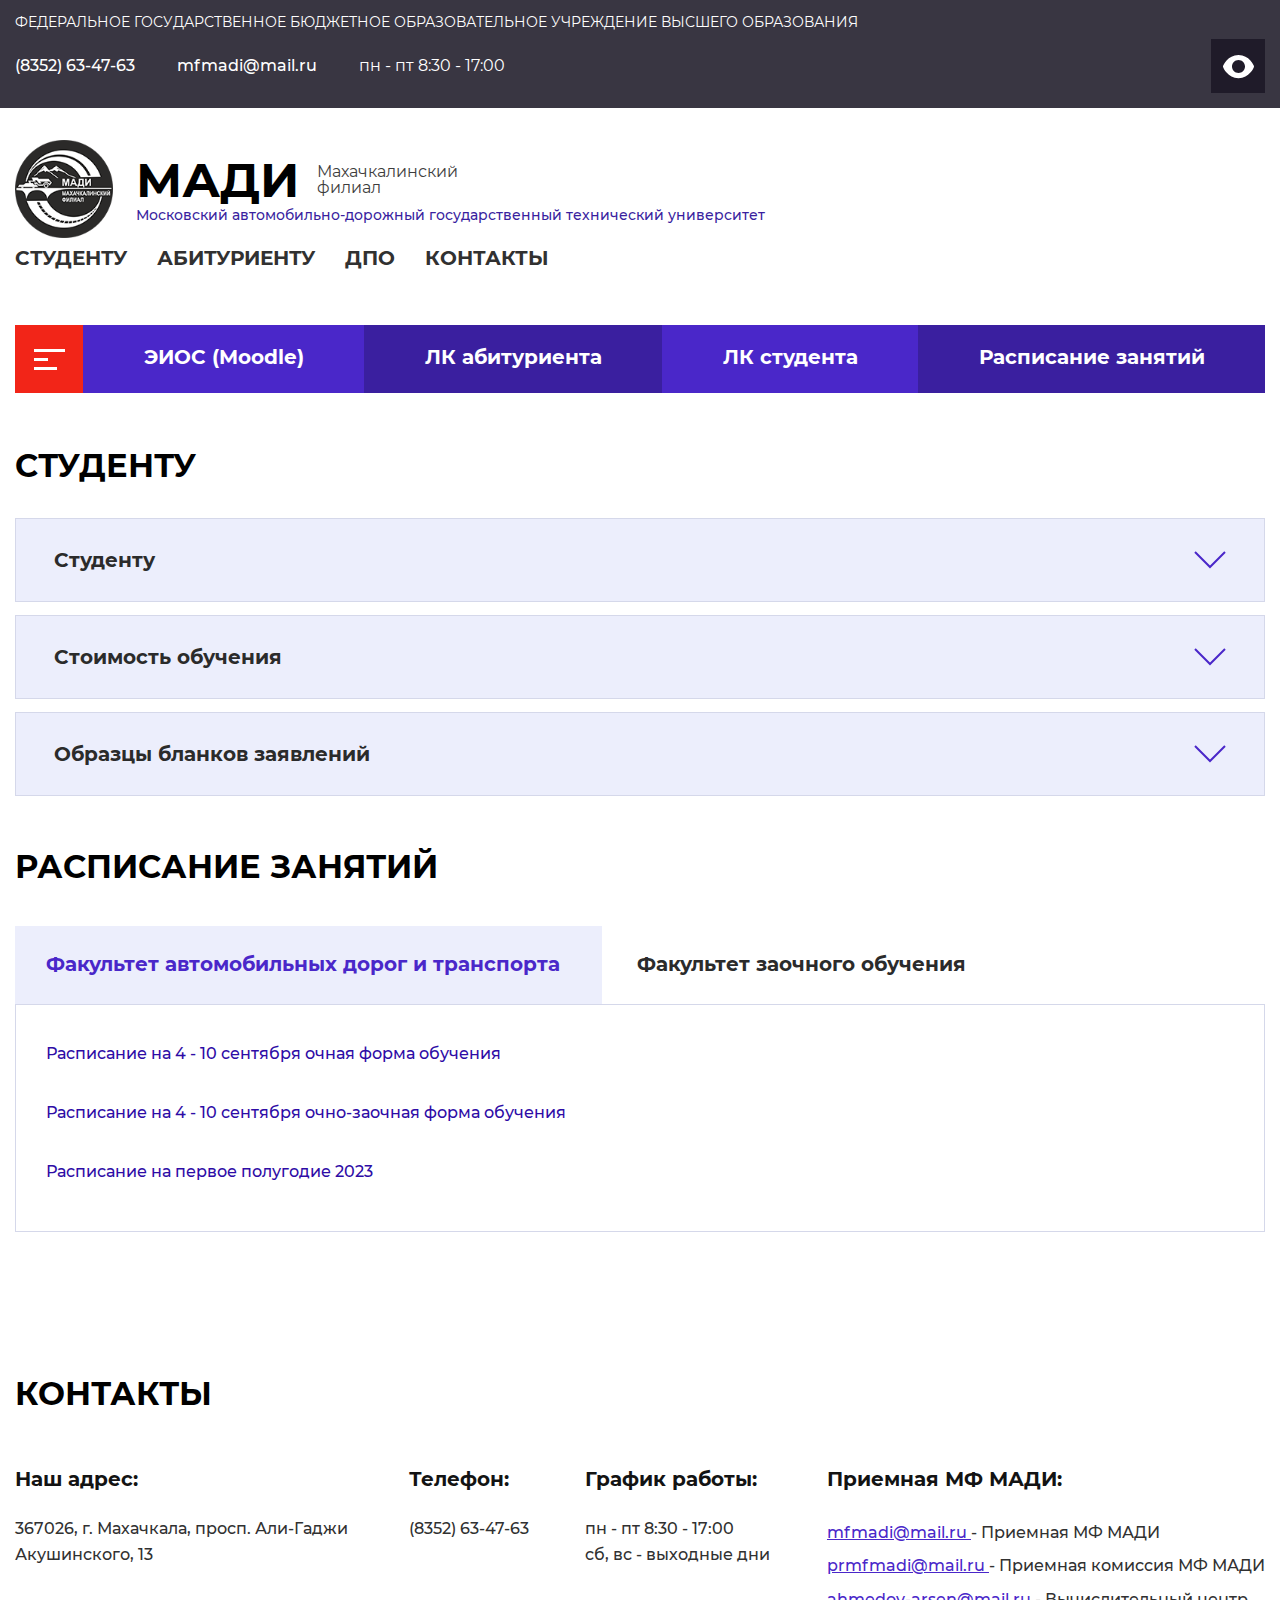
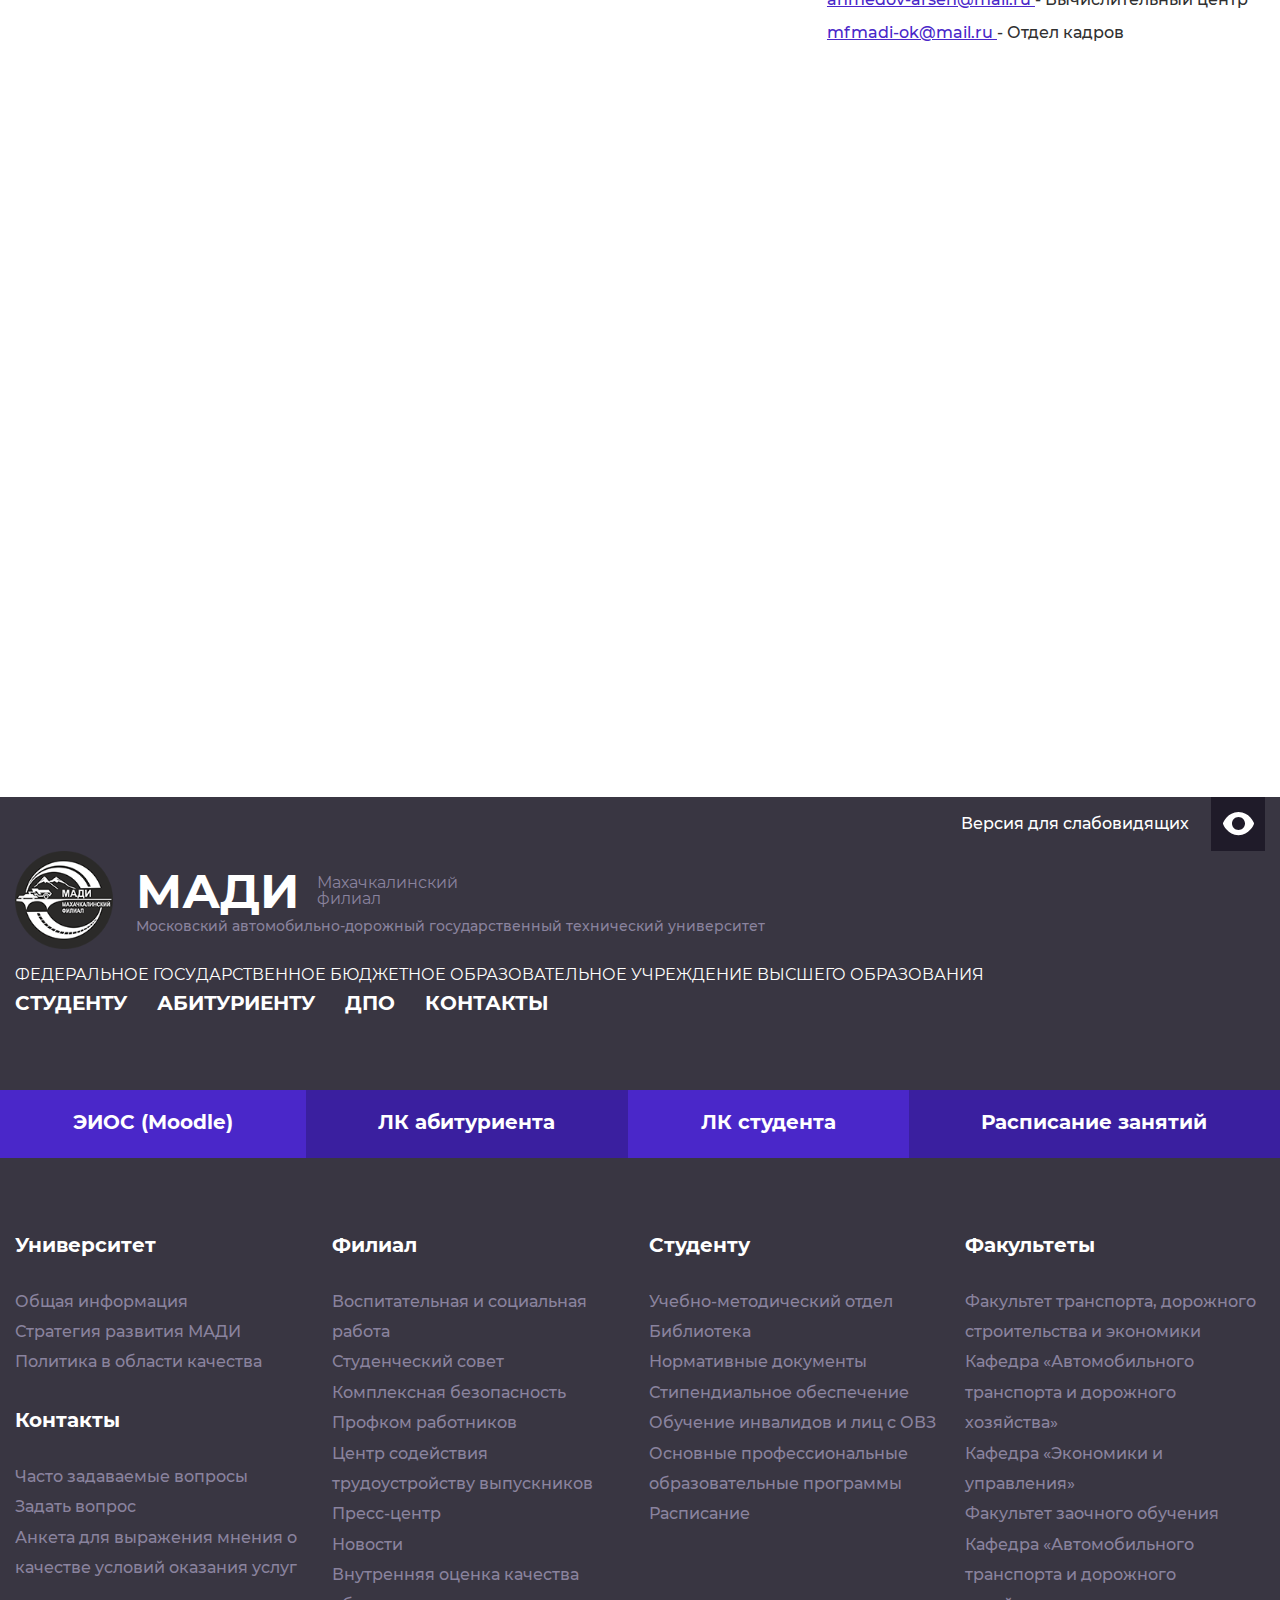
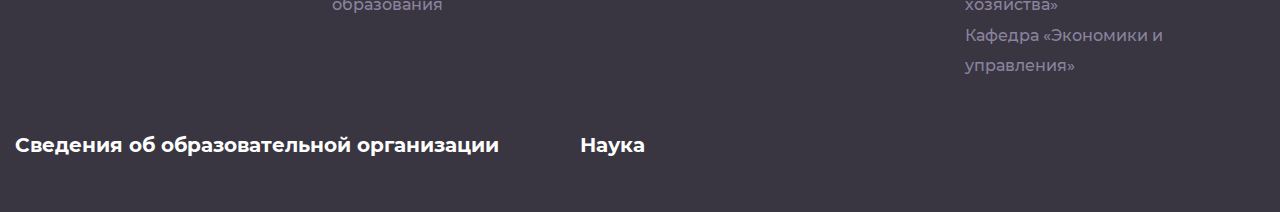
<file: student.html>
<!DOCTYPE html>
<html lang="ru">

<head>
    <meta charset="UTF-8">
    <meta name="viewport" content="width=device-width, initial-scale=1.0">
    <link rel="stylesheet" href="css/student.css">
    <title>Студенту - Автодор</title>
</head>

<body>
    <div class="page">
        <header class="header">
            <div class="header__top header-top">
                <div class="header-top__container container">
                    <span class="header-top__name">
                        ФЕДЕРАЛЬНОЕ ГОСУДАРСТВЕННОЕ БЮДЖЕТНОЕ ОБРАЗОВАТЕЛЬНОЕ УЧРЕЖДЕНИЕ ВЫСШЕГО ОБРАЗОВАНИЯ
                    </span>
                    <div class="header-top__wrapper">
                        <a class="header-top__link" href="tel:+8352634763">
                            (8352) 63-47-63
                        </a>
                        <a class="header-top__link" href="mailto:mfmadi@mail.ru">
                            mfmadi@mail.ru
                        </a>
                        <time class="header-top__worktime">пн - пт 8:30 - 17:00</time>

                    </div>
                    <div class="header-top__vision">
                        <a href="#" class="header-top__vision-btn"></a>
                    </div>
                </div>
            </div>
            <div class="header__main header-main">
                <div class="header-main__container container">
                    <div class="header-main__logo-wrapper">
                        <div class="header-main__logo logo">
                            <a href="/" class="logo__img">
                                <img src="images/logo.svg" alt="Логотип МАДИ">
                            </a>
                            <div class="logo__text logo-text">
                                <div class="logo-text__wrapper">
                                    <span class="logo-text__wrapper-item logo-text__wrapper-item_main">МАДИ</span>
                                    <span class="logo-text__wrapper-item">Махачкалинский филиал</span>
                                </div>
                                <span class="logo-text__item" data-da=".header-main__logo-wrapper, 575, last">Московский
                                    автомобильно-дорожный государственный технический
                                    университет</span>
                            </div>
                        </div>
                    </div>
                    <ul class="header-main__list">
                        <li class="header-main__item">
                            <a href="#" class="header-main__link">
                                Студенту
                            </a>
                        </li>
                        <li class="header-main__item">
                            <a href="#" class="header-main__link">
                                Абитуриенту
                            </a>
                        </li>
                        <li class="header-main__item">
                            <a href="#" class="header-main__link">
                                ДПО
                            </a>
                        </li>
                        <li class="header-main__item">
                            <a href="#" class="header-main__link">
                                Контакты
                            </a>
                        </li>
                    </ul>
                </div>
            </div>
            <div class="header__bottom header-bottom">
                <div class="header-bottom__container container">
                    <button type="button" class="header-bottom__menu-btn"
                        data-da=".header-top__container, 768, first"></button>
                    <div class="header-bottom__menu header-menu">
                        <div class="header-menu__body">
                            <div class="header-menu__top">
                                <span class="header-menu__top-item header-menu__top-item_main">МАДИ</span>
                                <span class="header-menu__top-item">Махачкалинский филиал</span>
                            </div>
                            <ul class="header-menu__list">
                                <li class="header-menu__item has-submenu">
                                    <button class="header-menu__submenu-btn submenu-btn">
                                        <span class="submenu-btn__text">главная</span>
                                        <div class="submenu-btn__icon">
                                            <svg width="18" height="11" viewBox="0 0 18 11" fill="none"
                                                xmlns="http://www.w3.org/2000/svg">
                                                <path d="M1 1L9 9L17 1" stroke="#4a27c9" stroke-width="2" />
                                            </svg>
                                        </div>
                                    </button>
                                    <div class="submenu">
                                        <ul class="submenu__list">
                                            <li class="submenu__item">
                                                <a href="#" class="submenu__link">пункт 1</a>
                                            </li>
                                            <li class="submenu__item">
                                                <a href="#" class="submenu__link">пункт 2</a>
                                            </li>
                                            <li class="submenu__item">
                                                <a href="#" class="submenu__link">пункт 3</a>
                                            </li>
                                            <li class="submenu__item">
                                                <a href="#" class="submenu__link">пункт 4</a>
                                            </li>
                                        </ul>
                                    </div>
                                </li>
                                <li class="header-menu__item">
                                    <a href="#" class="header-menu__link">Сведения об образовательной организации</a>
                                </li>
                                <li class="header-menu__item">
                                    <a href="#" class="header-menu__link">Студенческий совет</a>
                                </li>
                                <li class="header-menu__item">
                                    <a href="#" class="header-menu__link">Комплексная безопасность</a>
                                </li>
                                <li class="header-menu__item">
                                    <a href="#" class="header-menu__link">Центр содействия трудоустройству
                                        выпускников</a>
                                </li>
                                <li class="header-menu__item">
                                    <a href="#" class="header-menu__link">Новости</a>
                                </li>
                                <li class="header-menu__item">
                                    <a href="#" class="header-menu__link">Внутренняя оценка качества образования</a>
                                </li>
                                <li class="header-menu__item">
                                    <a href="#" class="header-menu__link">Воспитательная и социальная работа</a>
                                </li>
                                <li class="header-menu__item has-submenu">
                                    <button class="header-menu__submenu-btn submenu-btn">
                                        <span class="submenu-btn__text">студенту</span>
                                        <div class="submenu-btn__icon">
                                            <svg width="18" height="11" viewBox="0 0 18 11" fill="none"
                                                xmlns="http://www.w3.org/2000/svg">
                                                <path d="M1 1L9 9L17 1" stroke="#4a27c9" stroke-width="2" />
                                            </svg>
                                        </div>
                                    </button>
                                    <div class="submenu">
                                        <ul class="submenu__list">
                                            <li class="submenu__item">
                                                <a href="#" class="submenu__link">пункт 1</a>
                                            </li>
                                            <li class="submenu__item">
                                                <a href="#" class="submenu__link">пункт 2</a>
                                            </li>
                                            <li class="submenu__item">
                                                <a href="#" class="submenu__link">пункт 3</a>
                                            </li>
                                            <li class="submenu__item">
                                                <a href="#" class="submenu__link">пункт 4</a>
                                            </li>
                                        </ul>
                                    </div>
                                </li>
                                <li class="header-menu__item">
                                    <a href="#" class="header-menu__link">факультеты</a>
                                </li>
                                <li class="header-menu__item">
                                    <a href="#" class="header-menu__link">абитуриенту</a>
                                </li>
                                <li class="header-menu__item has-submenu">
                                    <button class="header-menu__submenu-btn submenu-btn">
                                        <span class="submenu-btn__text">Контакты</span>
                                        <div class="submenu-btn__icon">
                                            <svg width="18" height="11" viewBox="0 0 18 11" fill="none"
                                                xmlns="http://www.w3.org/2000/svg">
                                                <path d="M1 1L9 9L17 1" stroke="#4a27c9" stroke-width="2" />
                                            </svg>
                                        </div>
                                    </button>
                                    <div class="submenu">
                                        <ul class="submenu__list">
                                            <li class="submenu__item">
                                                <a href="#" class="submenu__link">пункт 1</a>
                                            </li>
                                            <li class="submenu__item">
                                                <a href="#" class="submenu__link">пункт 2</a>
                                            </li>
                                            <li class="submenu__item">
                                                <a href="#" class="submenu__link">пункт 3</a>
                                            </li>
                                            <li class="submenu__item">
                                                <a href="#" class="submenu__link">пункт 4</a>
                                            </li>
                                        </ul>
                                    </div>

                                </li>
                            </ul>
                        </div>
                    </div>
                    <ul class="header-bottom__list" data-da="main, 425, first">
                        <li class="header-bottom__item">
                            <a href="#" class="header-bottom__link">
                                ЭИОС (Moodle)
                            </a>
                        </li>
                        <li class="header-bottom__item header-bottom__item_dark">
                            <a href="#" class="header-bottom__link">
                                ЛК абитуриента
                            </a>
                        </li>
                        <li class="header-bottom__item">
                            <a href="#" class="header-bottom__link">
                                ЛК студента
                            </a>
                        </li>
                        <li class="header-bottom__item header-bottom__item_dark">
                            <a href="#" class="header-bottom__link">
                                Расписание занятий
                            </a>
                        </li>
                    </ul>
                </div>
            </div>
        </header>
        <main>
            <section class="student">
                <div class="student__container container">
                    <h2 class="student__title title">СТУДЕНТУ</h2>
                    <div class="student__accordeon accordeon">
                        <ul class="accordeon__list">
                            <li class="accordeon__item">
                                <div class="accordeon__control" aria-expanded="false">
                                    <p class="accordeon__title">Студенту</p>
                                    <div class="accordeon__icon"></div>
                                </div>
                                <div class="accordeon__content" aria-hidden="true">
                                    <ul class="student__list">
                                        <li class="student__item">
                                            <a href="#" class="student__link">
                                                Правила внутреннего распорядка обучающихся в Волжском филиале МАДИ
                                            </a>
                                        </li>
                                        <li class="student__item">
                                            <a href="#" class="student__link">
                                                Перечень документов, необходимых для получения социального налогового вычета за свое обучение
                                            </a>
                                        </li>
                                        <li class="student__item">      
                                            <a href="#" class="student__link">
                                                Порядок оформления возникновения, приостановления и прекращения отношений между образовательной организацией 
                                                и обучающимися и (или) родителями (законными представителями) несовершеннолетних обучающихся
                                            </a>
                                        </li>
                                        <li class="student__item">
                                            <a href="#" class="student__link">
                                                Положение о порядке перевода, отчисления, восстановления и предоставления академических отпусков студентам Волжского филиала МАДИ
                                            </a>
                                        </li>
                                        <li class="student__item">
                                            <a href="#" class="student__link">
                                                Положение о порядке и случаях перехода лиц, обучающихся по образовательным программам среднего профессионального и высшего образования с платного обучения на бесплатное
                                            </a>
                                        </li>
                                        <li class="student__item">
                                            <a href="#" class="student__link">
                                                Режим занятий обучающихся
                                            </a>
                                        </li>
                                        <li class="student__item">
                                            <a href="#" class="student__link">
                                                Расписание звонков
                                            </a>
                                        </li>
                                    </ul>
                                </div>
                            </li>
                            <li class="accordeon__item">
                                <div class="accordeon__control" aria-expanded="false">
                                    <p class="accordeon__title">Стоимость обучения</p>
                                    <div class="accordeon__icon"></div>
                                </div>
                                <div class="accordeon__content" aria-hidden="true">
                                    <ul class="student__list">
                                        <li class="student__item">
                                            <a href="#" class="student__link">
                                                Правила внутреннего распорядка обучающихся в Волжском филиале МАДИ
                                            </a>
                                        </li>
                                        <li class="student__item">
                                            <a href="#" class="student__link">
                                                Перечень документов, необходимых для получения социального налогового вычета за свое обучение
                                            </a>
                                        </li>
                                        <li class="student__item">      
                                            <a href="#" class="student__link">
                                                Порядок оформления возникновения, приостановления и прекращения отношений между образовательной организацией 
                                                и обучающимися и (или) родителями (законными представителями) несовершеннолетних обучающихся
                                            </a>
                                        </li>
                                        <li class="student__item">
                                            <a href="#" class="student__link">
                                                Положение о порядке перевода, отчисления, восстановления и предоставления академических отпусков студентам Волжского филиала МАДИ
                                            </a>
                                        </li>
                                        <li class="student__item">
                                            <a href="#" class="student__link">
                                                Положение о порядке и случаях перехода лиц, обучающихся по образовательным программам среднего профессионального и высшего образования с платного обучения на бесплатное
                                            </a>
                                        </li>
                                        <li class="student__item">
                                            <a href="#" class="student__link">
                                                Режим занятий обучающихся
                                            </a>
                                        </li>
                                        <li class="student__item">
                                            <a href="#" class="student__link">
                                                Расписание звонков
                                            </a>
                                        </li>
                                    </ul>
                                </div>
                            </li>
                            <li class="accordeon__item">
                                <div class="accordeon__control" aria-expanded="false">
                                    <p class="accordeon__title">Образцы бланков заявлений</p>
                                    <div class="accordeon__icon"></div>
                                </div>
                                <div class="accordeon__content" aria-hidden="true">
                                    <ul class="student__list">
                                        <li class="student__item">
                                            <a href="#" class="student__link">
                                                Правила внутреннего распорядка обучающихся в Волжском филиале МАДИ
                                            </a>
                                        </li>
                                        <li class="student__item">
                                            <a href="#" class="student__link">
                                                Перечень документов, необходимых для получения социального налогового вычета за свое обучение
                                            </a>
                                        </li>
                                        <li class="student__item">      
                                            <a href="#" class="student__link">
                                                Порядок оформления возникновения, приостановления и прекращения отношений между образовательной организацией 
                                                и обучающимися и (или) родителями (законными представителями) несовершеннолетних обучающихся
                                            </a>
                                        </li>
                                        <li class="student__item">
                                            <a href="#" class="student__link">
                                                Положение о порядке перевода, отчисления, восстановления и предоставления академических отпусков студентам Волжского филиала МАДИ
                                            </a>
                                        </li>
                                        <li class="student__item">
                                            <a href="#" class="student__link">
                                                Положение о порядке и случаях перехода лиц, обучающихся по образовательным программам среднего профессионального и высшего образования с платного обучения на бесплатное
                                            </a>
                                        </li>
                                        <li class="student__item">
                                            <a href="#" class="student__link">
                                                Режим занятий обучающихся
                                            </a>
                                        </li>
                                        <li class="student__item">
                                            <a href="#" class="student__link">
                                                Расписание звонков
                                            </a>
                                        </li>
                                    </ul>
                                </div>
                            </li>
                        </ul>
                    </div>
                </div>
            </section>
            <section class="schedule">
                <div class="schedule__container container">
                    <h2 class="schedule__title title">РАСПИСАНИЕ ЗАНЯТИЙ</h2>
                    <div class="tabs-wrapper schedule__tabs-wrapper">
                       <div class="tabs schedule__tabs">
                           <a href="#schedule-tab-1" class="tab _active schedule__tab">Факультет автомобильных дорог и транспорта</a>
                           <a href="#schedule-tab-2" class="tab schedule__tab">Факультет заочного обучения</a>
                       </div>
                    </div>
                    <div class="tabs-container schedule__tabs-container">
                        <div id="schedule-tab-1" class="tabs-content _active schedule__tabs-content">
                            <ul class="schedule__list">
                                <li class="schedule__item">
                                    <a href="#" class="schedule__link">Расписание на 4 - 10 сентября очная форма обучения</a>
                                </li>
                                <li class="schedule__item">
                                    <a href="#" class="schedule__link">Расписание на 4 - 10 сентября очно-заочная форма обучения</a>
                                </li>
                                <li class="schedule__item">
                                    <a href="#" class="schedule__link">Расписание на первое полугодие 2023</a>
                                </li>
                            </ul>
                        </div>
                        <div id="schedule-tab-2" class="tabs-content schedule__tabs-content">
                            <ul class="schedule__list">
                                <li class="schedule__item">
                                    <a href="#" class="schedule__link">Расписание на 4 - 10 сентября очная форма обучения</a>
                                </li>
                                <li class="schedule__item">
                                    <a href="#" class="schedule__link">Расписание на 4 - 10 сентября очно-заочная форма обучения</a>
                                </li>
                                <li class="schedule__item">
                                    <a href="#" class="schedule__link">Расписание на первое полугодие 2023</a>
                                </li>
                            </ul>
                        </div>
                    </div>
                    <div class="schedule__accordeon accordeon">
                        <ul class="accordeon__list">
                            <li class="accordeon__item">
                                <div class="accordeon__control" aria-expanded="false">
                                    <p class="accordeon__title">Факультет мобильных дорог и транспорта</p>
                                    <div class="accordeon__icon"></div>
                                </div>
                                <div class="accordeon__content" aria-hidden="true">
                                    <ul class="schedule__list">
                                        <li class="schedule__item">
                                            <a href="#" class="schedule__link">Расписание на 4 - 10 сентября очная форма обучения</a>
                                        </li>
                                        <li class="schedule__item">
                                            <a href="#" class="schedule__link">Расписание на 4 - 10 сентября очно-заочная форма обучения</a>
                                        </li>
                                        <li class="schedule__item">
                                            <a href="#" class="schedule__link">Расписание на первое полугодие 2023</a>
                                        </li>
                                    </ul>
                                </div>
                            </li>
                            <li class="accordeon__item">
                                <div class="accordeon__control" aria-expanded="false">
                                    <p class="accordeon__title">Факультет заочного обучения</p>
                                    <div class="accordeon__icon"></div>
                                </div>
                                <div class="accordeon__content" aria-hidden="true">
                                    <ul class="schedule__list">
                                        <li class="schedule__item">
                                            <a href="#" class="schedule__link">Расписание на 4 - 10 сентября очная форма обучения</a>
                                        </li>
                                        <li class="schedule__item">
                                            <a href="#" class="schedule__link">Расписание на 4 - 10 сентября очно-заочная форма обучения</a>
                                        </li>
                                        <li class="schedule__item">
                                            <a href="#" class="schedule__link">Расписание на первое полугодие 2023</a>
                                        </li>
                                    </ul>
                                </div>
                            </li>
                        </ul>
                    </div>
                </div>
            </section>
            <section class="contacts">
                <div class="contacts__container container">
                    <h2 class="contacts__title title">КОНТАКТЫ</h2>
                    <ul class="contacts__list">
                        <li class="contacts__item contacts-item">
                            <h3 class="contacts-item__title">Наш адрес:</h3>
                            <address class="contacts-item__address">367026, г. Махачкала, просп. Али-Гаджи Акушинского,
                                13</address>
                        </li>
                        <li class="contacts__item contacts-item">
                            <h3 class="contacts-item__title">Телефон:</h3>
                            <a href="tel:+8352634763" class="contacts-item__tel">(8352) 63-47-63</a>
                        </li>
                        <li class="contacts__item contacts-item">
                            <h3 class="contacts-item__title">График работы:</h3>
                            <span class="contacts-item__worktime">
                                пн - пт 8:30 - 17:00 <br> сб, вс - выходные дни
                            </span>
                        </li>
                        <li class="contacts__item contacts-item">
                            <h3 class="contacts-item__title">Приемная МФ МАДИ:</h3>
                            <ul class="contacts-item__elements">
                                <li class="contacts-item__element">
                                    <a href="mailto:mfmadi@mail.ru" class="contacts-item__element-link">
                                        mfmadi@mail.ru
                                    </a>
                                    <span class="contacts-item__element-text"> - Приемная МФ МАДИ</span>
                                </li>
                                <li class="contacts-item__element">
                                    <a href="mailto:prmfmadi@mail.ru" class="contacts-item__element-link">
                                        prmfmadi@mail.ru
                                    </a>
                                    <span class="contacts-item__element-text"> - Приемная комиссия МФ МАДИ </span>
                                </li>
                                <li class="contacts-item__element">
                                    <a href="mailto:ahmedov-arsen@mail.ru" class="contacts-item__element-link">
                                        ahmedov-arsen@mail.ru
                                    </a>
                                    <span class="contacts-item__element-text"> - Вычислительный центр</span>
                                </li>
                                <li class="contacts-item__element">
                                    <a href="mailto:mfmadi-ok@mail.ru" class="contacts-item__element-link">
                                        mfmadi-ok@mail.ru
                                    </a>
                                    <span class="contacts-item__element-text"> - Отдел кадров</span>
                                </li>
                            </ul>
                        </li>
                    </ul>
                </div>
            </section>
            <section class="map">
                <div class="map__container container">
                    <div id="map"></div>
                </div>
            </section>
        </main>
        <footer class="footer">
            <div class="footer__vision">
                <span class="footer__vision-text">Версия для слабовидящих</span>
                <a href="#" class="footer__vision-btn"></a>
            </div>
            <div class="footer__top footer-top">
                <div class="footer-top__container container">
                    <div class="footer-top__logo-wrapper">
                        <div class="footer-top__logo logo">
                            <a href="/" class="logo__img">
                                <img src="images/logo.svg" alt="Логотип МАДИ">
                            </a>
                            <div class="logo__text logo-text">
                                <div class="logo-text__wrapper">
                                    <span class="logo-text__wrapper-item logo-text__wrapper-item_main">МАДИ</span>
                                    <span class="logo-text__wrapper-item">Махачкалинский филиал</span>
                                </div>
                                <span class="logo-text__item" data-da=".footer-top__logo-wrapper, 575, 1">Московский
                                    автомобильно-дорожный государственный технический
                                    университет</span>
                            </div>
                        </div>
                        <span class="logo__name">ФЕДЕРАЛЬНОЕ ГОСУДАРСТВЕННОЕ БЮДЖЕТНОЕ ОБРАЗОВАТЕЛЬНОЕ УЧРЕЖДЕНИЕ
                            ВЫСШЕГО ОБРАЗОВАНИЯ</span>
                    </div>
                    <ul class="footer-top__list">
                        <li class="footer-top__item">
                            <a href="#" class="footer-top__link">
                                Студенту
                            </a>
                        </li>
                        <li class="footer-top__item">
                            <a href="#" class="footer-top__link">
                                Абитуриенту
                            </a>
                        </li>
                        <li class="footer-top__item">
                            <a href="#" class="footer-top__link">
                                ДПО
                            </a>
                        </li>
                        <li class="footer-top__item">
                            <a href="#" class="footer-top__link">
                                Контакты
                            </a>
                        </li>
                    </ul>
                </div>
            </div>
            <ul class="footer__menu-list">
                <li class="footer__menu-item">
                    <a href="#" class="footer__menu-link">
                        ЭИОС (Moodle)
                    </a>
                </li>
                <li class="footer__menu-item footer__menu-item_dark">
                    <a href="#" class="footer__menu-link">
                        ЛК абитуриента
                    </a>
                </li>
                <li class="footer__menu-item">
                    <a href="#" class="footer__menu-link">
                        ЛК студента
                    </a>
                </li>
                <li class="footer__menu-item footer__menu-item_dark">
                    <a href="#" class="footer__menu-link">
                        Расписание занятий
                    </a>
                </li>
            </ul>
            <div class="footer__bottom footer-bottom">
                <div class="footer-bottom__container container">
                    <ul class="footer-bottom__list">
                        <li class="footer-bottom__item footer-item">
                            <div class="footer-item__column-wrapper">
                                <div class="footer-item__column-item">
                                    <h3 class="footer-item__title">Университет</h3>
                                    <ul class="footer-item__elements">
                                        <li class="footer-item__element">
                                            <a href="#" class="footer-item__link">Общая информация</a>
                                        </li>
                                        <li class="footer-item__element">
                                            <a href="#" class="footer-item__link">Стратегия развития МАДИ</a>
                                        </li>
                                        <li class="footer-item__element">
                                            <a href="#" class="footer-item__link">Политика в области качества</a>
                                        </li>
                                    </ul>
                                </div>
                                <div class="footer-item__column-item">
                                    <h3 class="footer-item__title">Контакты</h3>
                                    <ul class="footer-item__elements">
                                        <li class="footer-item__element">
                                            <a href="#" class="footer-item__link">Часто задаваемые вопросы</a>
                                        </li>
                                        <li class="footer-item__element">
                                            <a href="#" class="footer-item__link">Задать вопрос</a>
                                        </li>
                                        <li class="footer-item__element">
                                            <a href="#" class="footer-item__link">Анкета для выражения мнения о качестве
                                                условий оказания услуг</a>
                                        </li>
                                    </ul>
                                </div>
                            </div>
                        </li>
                        <li class="footer-bottom__item footer-item">
                            <h3 class="footer-item__title">Филиал</h3>
                            <ul class="footer-item__elements">
                                <li class="footer-item__element">
                                    <a href="#" class="footer-item__link">Воспитательная и социальная работа</a>
                                </li>
                                <li class="footer-item__element">
                                    <a href="#" class="footer-item__link">Студенческий совет</a>
                                </li>
                                <li class="footer-item__element">
                                    <a href="#" class="footer-item__link">Комплексная безопасность</a>
                                </li>
                                <li class="footer-item__element">
                                    <a href="#" class="footer-item__link">Профком работников</a>
                                </li>
                                <li class="footer-item__element">
                                    <a href="#" class="footer-item__link">Центр содействия трудоустройству
                                        выпускников</a>
                                </li>
                                <li class="footer-item__element">
                                    <a href="#" class="footer-item__link">Пресс-центр</a>
                                </li>
                                <li class="footer-item__element">
                                    <a href="#" class="footer-item__link">Новости</a>
                                </li>
                                <li class="footer-item__element">
                                    <a href="#" class="footer-item__link">Внутренняя оценка качества образования</a>
                                </li>
                            </ul>
                        </li>
                        <li class="footer-bottom__item footer-item">
                            <h3 class="footer-item__title">Студенту</h3>
                            <ul class="footer-item__elements">
                                <li class="footer-item__element">
                                    <a href="#" class="footer-item__link">Учебно-методический отдел</a> </a>
                                </li>
                                <li class="footer-item__element">
                                    <a href="#" class="footer-item__link">Библиотека</a>
                                </li>
                                <li class="footer-item__element">
                                    <a href="#" class="footer-item__link">Нормативные документы</a>
                                </li>
                                <li class="footer-item__element">
                                    <a href="#" class="footer-item__link">Стипендиальное обеспечение</a>
                                </li>
                                <li class="footer-item__element">
                                    <a href="#" class="footer-item__link">Обучение инвалидов и лиц с ОВЗ</a>
                                </li>
                                <li class="footer-item__element">
                                    <a href="#" class="footer-item__link">Основные профессиональные образовательные
                                        программы</a>
                                </li>
                                <li class="footer-item__element">
                                    <a href="#" class="footer-item__link">Расписание</a>
                                </li>
                            </ul>
                        </li>
                        <li class="footer-bottom__item footer-item">
                            <h3 class="footer-item__title">Факультеты</h3>
                            <ul class="footer-item__elements">
                                <li class="footer-item__element">
                                    <a href="#" class="footer-item__link">Факультет транспорта, дорожного строительства
                                        и экономики</a>
                                </li>
                                <li class="footer-item__element">
                                    <a href="#" class="footer-item__link">Кафедра «Автомобильного транспорта и дорожного
                                        хозяйства»</a>
                                </li>
                                <li class="footer-item__element">
                                    <a href="#" class="footer-item__link">Кафедра «Экономики и управления»</a>
                                </li>
                                <li class="footer-item__element">
                                    <a href="#" class="footer-item__link">Факультет заочного обучения</a>
                                </li>
                                <li class="footer-item__element">
                                    <a href="#" class="footer-item__link">Кафедра «Автомобильного транспорта и дорожного
                                        хозяйства»</a>
                                </li>
                                <li class="footer-item__element">
                                    <a href="#" class="footer-item__link">Кафедра «Экономики и управления»</a>
                                </li>
                            </ul>
                        </li>
                    </ul>
                    <div class="footer-bottom__links">
                        <a href="#" class="footer-bottom__link">Сведения об образовательной организации</a>
                        <a href="#" class="footer-bottom__link">Наука</a>
                    </div>
                </div>
            </div>
        </footer>
    </div>
    <script src="https://api-maps.yandex.ru/2.1/?apikey=ваш API-ключ&lang=ru_RU"></script>
    <script src="js/dynamicAdapt.js"></script>
    <script src="js/student.js"></script>
</body>

</html>
</file>
<file: css/student.css>
@font-face {
    font-family: 'Montserrat';
    src: url('../fonts/Montserrat-Regular.woff') format("woff"),
        url('../fonts/Montserrat-Regular.woff2') format("woff2");
    font-weight: 400;
    font-style: normal;
    font-display: swap;
}

@font-face {
    font-family: 'Montserrat';
    src: url('../fonts/Montserrat-Medium.woff') format("woff"),
        url('../fonts/Montserrat-Medium.woff2') format("woff2");
    font-weight: 500;
    font-style: normal;
    font-display: swap;
}

@font-face {
    font-family: 'Montserrat';
    src: url('../fonts/Montserrat-SemiBold.woff') format("woff"),
        url('../fonts/Montserrat-SemiBold.woff2') format("woff2");
    font-weight: 600;
    font-style: normal;
    font-display: swap;
}

@font-face {
    font-family: 'Montserrat';
    src: url('../fonts/Montserrat-Bold.woff') format("woff"),
        url('../fonts/Montserrat-Bold.woff2') format("woff2");
    font-weight: 700;
    font-style: normal;
    font-display: swap;
}

*,
*:before,
*:after {
    padding: 0;
    margin: 0;
    border: 0;
    -moz-box-sizing: border-box;
    -webkit-box-sizing: border-box;
    box-sizing: border-box;
}

:focus,
:active {
    outline: none;
}

a:focus,
a:active {
    outline: none;
}

nav,
footer,
header,
aside {
    display: block;
}

html,
body {
    height: 100%;
    width: 100%;
    font-size: 100%;
    line-height: 1;
    font-size: 16px;
    -ms-text-size-adjust: 100%;
    -moz-text-size-adjust: 100%;
    -webkit-text-size-adjust: 100%;
}

input,
button,
textarea {
    font-family: inherit;
}

input::-ms-clear {
    display: none;
}

button {
    cursor: pointer;
}

button::-moz-focus-inner {
    padding: 0;
    border: 0;
}

a,
a:visited {
    text-decoration: none;
}

a:hover {
    text-decoration: none;
}

ul li {
    list-style: none;
}

img {
    vertical-align: top;
    max-width: 100%;
}

h1,
h2,
h3,
h4,
h5,
h6 {
    font-size: inherit;
    font-weight: 400;
}

address {
    font-style: normal;
}

.visually-hidden {
    position: absolute;
    width: 1px;
    height: 1px;
    margin: -1px;
    padding: 0;
    overflow: hidden;
    border: 0;
    clip: rect(0 0 0 0);
}

body {
    font-family: 'Montserrat', sans-serif;
}

body::after {
    content: '';
    position: fixed;
    top: 0;
    left: 0;
    z-index: 12;
    width: 100%;
    height: 100%;
    background-color: rgba(0, 0, 0, .7);
    opacity: 0;
    visibility: hidden;
    transition: .3s;
}

body.backdrop::after {
    opacity: 1;
    visibility: visible;
}

.page {
    overflow-x: hidden;
}

.no-scroll {
    overflow: hidden;
}

.container {
    max-width: 1777px;
    padding: 0 15px;
    margin: 0 auto;
}

.title {
    font-size: 32px;
    font-weight: 700;
}

.btn {
    display: inline-block;
    background-color: #4a27c9;
    border-radius: 7px;
    padding: 14px 56px;
    font-weight: 500;
    color: #fff;
    transition: background-color .3s;
}

.btn:hover {
    background-color: #4a2abf;
}

.btn_darker {
    background-color: #3b209c;
}

.btn_darker:hover {
    background-color: #392193;
}

.header-top {
    background-color: #393642;
    margin-bottom: 32px;
}

.header-top__container {
    display: flex;
    flex-wrap: wrap;
    gap: 10px;
    min-height: 54px;
    justify-content: space-between;
    align-items: center;
    color: #fff;
}

.header-top__name {
    font-size: 14px;
}

.header-top__wrapper {
    display: flex;
    align-items: center;
    gap: 42px;
}

.header-top__link {
    font-weight: 500;
    display: block;
    color: #fff;
}

.header-top__vision-btn,
.footer__vision-btn {
    width: 54px;
    height: 54px;
    background-color: #1f1b29;
    display: flex;
    justify-content: center;
    align-items: center;
}

.header-top__vision-btn::after,
.footer__vision-btn::after {
    content: '';
    background: url('../images/special-vision.svg') no-repeat;
    width: 31px;
    height: 31px;
    display: block;
}

.header-main,
.footer-top {
    margin-bottom: 57px;
}

.header-main__container,
.footer-top__container {
    display: flex;
    justify-content: space-between;
    align-items: center;
    flex-wrap: wrap;
    gap: 10px;
}

.logo {
    max-width: 762px;
    display: flex;
    align-items: center;
    gap: 23px;
}

.logo__img {
    width: 98px;
    height: 98px;
    flex-shrink: 0;
}

.logo-text__wrapper {
    display: flex;
    flex-wrap: wrap;
    align-items: center;
    gap: 8px 18px;
    margin-bottom: 4px;
}

.logo-text__wrapper-item {
    width: 130px;
    color: #3d3d3d;
}

.logo-text__wrapper-item_main {
    font-size: 48px;
    font-weight: 700;
    color: #000;
    display: block;
    width: auto;
}

.logo-text__item {
    font-size: 14px;
    font-weight: 500;
    color: #3a1f9f;
    display: block;
}

.header-main__list,
.footer-top__list {
    display: flex;
    flex-wrap: wrap;
    align-items: center;
    gap: 10px 30px;
}

.header-main__link,
.footer-top__link {
    font-size: 20px;
    font-weight: 700;
    display: block;
    color: #313131;
    text-transform: uppercase;
}

.header-bottom {
    margin-bottom: 57px;
}

.header-bottom__menu-btn {
    width: 68px;
    height: 68px;
    background-color: #f22518;
    display: flex;
    justify-content: center;
    align-items: center;
    position: relative;
    flex-shrink: 0;
    z-index: 16;
    transition: background-color .3s;
}

.header-bottom__menu-btn:hover {
    background-color: #df2519;
}

.header-bottom__menu-btn::after {
    content: '';
    background: url('../images/menu.svg') no-repeat center;
    width: 31px;
    height: 31px;
    display: block;
}

.header-bottom__menu-btn._close::after {
    background-image: url('../images/menu-close.svg');
}

.header-bottom__container {
    display: flex;
    align-items: center;
}

.header-bottom__list,
.footer__menu-list {
    display: flex;
    width: 100%;
}

.header-bottom__item,
.footer__menu-item {
    flex-grow: 1;
}

.header-bottom__link,
.footer__menu-link {
    font-size: 20px;
    font-weight: 700;
    display: block;
    color: #fff;
    padding: 22px;
    background-color: #4a27c9;
    min-height: 68px;
    text-align: center;
    transition: background-color .3s;
}

.header-bottom__link:hover,
.footer__menu-link:hover {
    background-color: #4a2abf;
}

.header-bottom__item_dark .header-bottom__link,
.footer__menu-item_dark .footer__menu-link {
    background-color: #3a1f9f;
    transition: background-color .3s;
}

.header-bottom__item_dark .header-bottom__link:hover,
.footer__menu-item_dark .footer__menu-link:hover {
    background-color: #392193;
}

.student {
    margin-bottom: 55px;
}

.student__title {
    margin-bottom: 36px;
}

.accordeon__item {
    border: 1px solid #d5d8ea;
}

.accordeon__item:not(:last-child) {
    margin-bottom: 13px;
}

.accordeon__control {
    display: flex;
    justify-content: space-between;
    align-items: center;
    gap: 36px;
    min-height: 82px;
    background-color: #eceefc;
    padding: 0 38px;
    cursor: pointer;
}

.accordeon__title {
    font-size: 20px;
    font-weight: 700;
    color: #2b2b2b;
}

.accordeon__icon {
    display: flex;
}

.accordeon__icon::after {
    content: '';
    background: url('../images/accordeon-icon.svg') no-repeat center / contain;
    width: 32px;
    height: 18px;
    display: block;
    transition: .4s linear;
}

.accordeon__content {
    max-height: 0;
    overflow: hidden;
    opacity: 0;
    transition: .4s linear;
}

.accordeon__item._active .accordeon__content {
    opacity: 1;
}

.accordeon__item._active .accordeon__icon::after {
    transform: rotate(180deg);
}

.student__list {
    padding: 47px 65px;
}

.student__item:not(:last-child) {
    margin-bottom: 40px;
}

.student__link,
.schedule__link {
    font-weight: 500;
    color: #2e0Ca6;
    text-decoration: underline 0.15em rgba(255, 255, 255, 0);
    transition: text-decoration .5s;
}

.student__link:hover,
.schedule__link:hover {
    text-decoration: underline 0.15em currentColor;
}

.schedule {
    margin-bottom: 146px;
}

.schedule__title {
    margin-bottom: 43px;
}

.tab {
    display: inline-block;
    font-size: 20px;
    font-weight: 700;
    color: #2b2b2b;
    padding: 28px 42px 30px 31px;
}

.tab._active {
    background-color: #eceefc;
    color: #4a27c9;
}

.tabs-content {
    border: 1px solid #d5d8ea;
    padding: 41px 30px 51px;
    display: none;
}

.tabs-content._active {
    display: block;
}

.schedule__item:not(:last-child) {
    margin-bottom: 43px;
}

.schedule__accordeon {
    display: none;
}

.schedule__accordeon .accordeon__title {
    line-height: 1.63;
    color: #2e0Ca6;
}

.contacts {
    margin-bottom: 40px;
}

.contacts__title {
    margin-bottom: 55px;
}

.contacts__list {
    display: flex;
    justify-content: space-between;
    flex-wrap: wrap;
    gap: 18px;
}

.contacts-item__title {
    font-size: 20px;
    font-weight: 700;
    color: #131313;
    line-height: 1.44;
    margin-bottom: 22px;
}

.contacts-item__address,
.contacts-item__tel,
.contacts-item__worktime {
    font-weight: 500;
    line-height: 1.63;
    color: #313131;
}

.contacts-item__address {
    max-width: 337px;
}

.contacts-item__worktime {
    max-width: 180px;
}

.contacts-item__element-link,
.contacts-item__element-text {
    font-weight: 500;
    line-height: 2.09;
    color: #313131;
}

.contacts-item__element-link {
    text-decoration: underline;
    color: #4a27c9;
}

.map {
    margin-bottom: 107px;
}

#map {
    width: 100%;
    height: 600px;
    position: relative;
    z-index: 9;
}

.ymaps-2-1-79-svg-icon {
    background-image: url('../images/placemark.svg') !important;
}

.footer {
    background-color: #393642;
    padding-bottom: 57px;
}

.footer__vision {
    display: flex;
    justify-content: flex-end;
    align-items: center;
    gap: 22px;
    font-weight: 500;
    color: #fff;
    margin-bottom: 34px;
    max-width: 1777px;
    padding: 0 15px;
    margin: 0 auto;
}

.footer-top {
    display: flex;
    justify-content: space-between;
    align-items: center;
    margin-bottom: 77px;
}

.footer-top__container {
    width: 100%;
}

.footer-top__logo {
    flex-wrap: wrap;
    max-width: 970px;
    margin-bottom: 18px;
}


.footer-top__logo-wrapper .logo-text__wrapper-item,
.footer-top__logo-wrapper .logo-text__item {
    color: #8a839e;
}

.footer-top__logo .logo-text__wrapper-item_main,
.footer-top__link {
    color: #fff;
}

.logo__name {
    color: #fff;
}

.footer__menu-list {
    margin-bottom: 77px;
}

.footer-bottom__list {
    display: grid;
    grid-template-columns: repeat(4, 1fr);
    gap: 17px;
    margin-bottom: 53px;
}

.footer-bottom__item {
    max-width: 470px;
}

.footer-item__title {
    font-size: 20px;
    font-weight: 700;
    color: #fff;
    margin-bottom: 32px;
}

.footer-item__column-item:not(:last-child) {
    margin-bottom: 32px;
}

.footer-item__link {
    font-weight: 500;
    line-height: 1.9;
    color: #8a839e;
}

.footer-bottom__links {
    display: inline-flex;
    align-items: center;
    flex-wrap: wrap;
    gap: 30px 81px;
}

.footer-bottom__link {
    font-size: 20px;
    font-weight: 700;
    display: block;
    color: #fff;
}

.header-main__link,
.footer-top__link,
.footer-item__link,
.footer-bottom__link {
    text-decoration: underline 0.15em rgba(255, 255, 255, 0);
    transition: text-decoration .5s;
}

.header-main__link:hover,
.footer-top__link:hover,
.footer-item__link:hover,
.footer-bottom__link:hover {
    text-decoration: underline 0.15em currentColor;
}

.header-menu__top {
    display: flex;
    align-items: center;
    gap: 18px;
    margin-top: 57px;
    margin-bottom: 100px;
}

.header-menu__top-item {
    font-size: 14px;
    width: 137px;
    display: block;
}

.header-menu__top-item_main {
    font-size: 48px;
    font-weight: 700;
    width: auto;
}

.header-menu__body {
    position: fixed;
    max-width: 633px;
    height: 100%;
    top: 0;
    left: 0;
    background-color: #fff;
    overflow: auto;
    transform: translateX(-100%);
    transition: transform .5s ease;
    z-index: 14;
    opacity: 0;
    visibility: hidden;
}

.header-menu._active .header-menu__body {
    transform: translateX(0px);
    padding-left: 128px;
    padding-right: 30px;
    margin-left: max(15px, calc((100% - 1747px) / 2));
    opacity: 1;
    visibility: visible;
}

.header-menu__item:not(:last-child) {
    margin-bottom: 20px;
}

.header-menu__link,
.submenu__link,
.submenu-btn__text {
    font-size: 16px;
    font-weight: 500;
    line-height: 1.44;
    text-transform: uppercase;
    color: #111;
}

.submenu__item {
    padding: 15px 0;
}

.header-menu__item:first-child,
.submenu__item:first-child {
    padding-top: 0;
}

.submenu__link {
    transition: color .3s;
}

.submenu-btn__icon {
    display: flex;
    justify-content: center;
    align-items: center;
    width: 22px;
    height: 22px;
    transition: .3s;
}

.submenu-btn__icon path {
    transition: stroke .3s;
}

.header-menu__submenu-btn {
    width: 100%;
    display: flex;
    justify-content: space-between;
    align-items: center;
    background-color: transparent;
}

.submenu {
    max-height: 0;
    overflow: hidden;
    opacity: 0;
    transition: .3s linear;
}

.has-submenu.open .submenu {
    margin-top: 20px;
    margin-left: 20px;
    opacity: 1;
}

.has-submenu.open .submenu-btn__icon {
    transform: rotate(180deg);
}



@media (max-width: 1468px) {
    .header-top__container {
        padding-top: 15px;
        padding-bottom: 15px;
    }
}

@media (max-width: 1024px) {
    .header-menu__body {
        max-width: 436px;
    }

    .header-menu._active .header-menu__body {
        padding-left: 96px;
    }

    .footer-bottom__list {
        grid-template-columns: repeat(3, 1fr);
    }
}

@media (max-width: 969px) {
    .header-bottom__menu-btn {
        height: 84px;
    }
}

@media (max-width: 768px) {
    .title {
        font-size: 24px;
    }

    .logo {
        max-width: initial;
    }

    .logo__img {
        width: 77px;
        height: 77px;
    }

    .logo-text__wrapper-item {
        font-size: 14px;
    }

    .logo-text__wrapper-item_main {
        font-size: 36px;
    }

    .header-top__container {
        padding-top: 0;
        padding-bottom: 0;
        flex-wrap: nowrap;
    }

    .header-top__name {
        display: none;
    }

    .header-top__wrapper {
        justify-content: center;
        flex-wrap: wrap;
        gap: 8px 22px;
    }

    .header-top__link {
        font-size: 14px;
    }

    .header-main,
    .footer-top {
        margin-bottom: 46px;
    }

    .header-main__link,
    .footer-top__link {
        font-size: 18px;
    }

    .header-main__container,
    .footer-top__container {
        flex-wrap: nowrap;
    }

    .header-main__list,
    .footer-top__list {
        justify-content: flex-end;
    }

    .header-bottom__menu-btn {
        width: 54px;
        height: 54px;
    }

    .header-bottom__list,
    .footer__menu-list {
        flex-wrap: wrap;
    }

    .header-menu__top {
        display: none;
    }

    .header-menu__body {
        transform: translateY(-100%);
    }

    .header-menu._active .header-menu__body {
        transform: translateY(54px);
        padding-left: 22px;
    }

    .header-menu__list {
        padding-top: 36px;
        margin-bottom: 62px;
    }

    .header-bottom {
        margin-bottom: 40px;
    }

    .student,
    .schedule {
        margin-bottom: 44px;
    }

    .accordeon__control {
        padding-left: 24px;
        padding-right: 30px;
        min-height: 69px;
    }

    .schedule__accordeon .accordeon__control {
        min-height: 78px;
    }

    .accordeon__title {
        font-size: 18px;
    }

    .accordeon__icon::after {
        width: 25px;
        height: 12px;
    }

    .student__list,
    .schedule__list {
        padding: 30px 40px;
    }

    .student__item:not(:last-child),
    .schedule__item:not(:last-child) {
        margin-bottom: 33px;
    }

    .student__link,
    .schedule__link {
        font-size: 14px;
    }

    .schedule__tabs-wrapper,
    .schedule__tabs-container {
        display: none;
    }

    .schedule__accordeon {
        display: block;
    }

    .contacts__title {
        margin-bottom: 44px;
    }

    .contacts-item__title {
        font-size: 18px;
        margin-bottom: 14px;
    }

    .contacts-item__element-link,
    .contacts-item__element-text {
        font-size: 14px;
    }

    .map {
        margin-bottom: 60px;
    }

    #map {
        height: 540px;
    }

    .footer-top {
        margin-bottom: 53px;
    }

    .footer__menu-list {
        margin-bottom: 61px;
    }

    .footer-bottom__list {
        grid-template-columns: repeat(2, 1fr);
    }

    .footer-item__title {
        margin-bottom: 23px;
    }

    .footer-bottom__list {
        margin-bottom: 41px;
    }
}

@media (max-width: 575px) {
    .logo {
        justify-content: center;
        margin-bottom: 17px;
    }

    .footer-top {
        margin-bottom: 30px;
    }

    .footer-top__container {
        flex-wrap: wrap;
        justify-content: center;
    }

    .footer-top__logo-wrapper .logo-text__item {
        margin-bottom: 22px;
        text-align: center;
    }

    .footer-top__logo-wrapper .logo__name {
        display: block;
        text-align: center;
        margin-bottom: 40px;
    }

    .footer-top__list {
        flex-direction: column;
        flex-wrap: nowrap;
    }

    .footer-bottom__list {
        grid-template-columns: 1fr;
    }
}

@media (max-width: 425px) {
    .backdrop::after {
        content: none;
    }

    .title {
        font-size: 20px;
    }

    .btn {
        font-size: 14px;
    }

    .header-top__container {
        padding: 0;
    }

    .header-top__link {
        font-size: 12px;
    }

    .header-top__worktime {
        display: none;
    }

    .logo__img {
        width: 56px;
        height: 56px;
    }

    .logo-text__wrapper-item {
        font-size: 12px;
    }

    .logo-text__wrapper-item_main {
        font-size: 28px;
    }

    .logo-text__item {
        font-size: 12px;
    }

    .header-main__link,
    .footer-top__link {
        font-size: 16px;
    }

    .header-menu._active .header-menu__body {
        margin-left: 0;
    }

    .header-bottom__container {
        padding: 0;
    }

    .header-main,
    .footer-top {
        margin-bottom: 35px;
    }

    .header-bottom {
        margin-bottom: 0;
    }

    .header-bottom__list {
        margin-bottom: 22px;
    }

    .student,
    .schedule {
        margin-bottom: 33px;
    }

    .accordeon__control {
        padding-left: 14px;
        padding-right: 24px;
        min-height: 64px;
    }

    .accordeon__title {
        font-size: 16px;
    }

    .accordeon__icon::after {
        width: 20px;
        height: 10px;
    }

    .student__list,
    .schedule__list {
        padding: 15px;
    }

    .student__item:not(:last-child),
    .schedule__item:not(:last-child) {
        margin-bottom: 25px;
    }

    .student__link,
    .schedule__link {
        font-size: 12px;
    }

    .contacts {
        margin-bottom: 34px;
    }

    .contacts__title {
        margin-bottom: 34px;
    }

    .contacts-item {
        flex-basis: 100%;
    }

    .contacts-item__title {
        font-size: 16px;
        margin-bottom: 5px;
    }

    .contacts-item__address,
    .contacts-item__tel,
    .contacts-item__worktime {
        font-size: 14px;
    }

    .contacts-item__element-link,
    .contacts-item__element-text {
        font-size: 12px;
    }

    .map {
        margin-bottom: 28px;
    }

    #map {
        height: 483px;
    }

    .footer__menu-list {
        margin-bottom: 44px;
    }

    .footer-item__column-item:not(:last-child) {
        margin-bottom: 17px;
    }

    .footer-item__title {
        margin-bottom: 13px;
    }

    .footer-item__link {
        font-size: 14px;
    }

    .footer-bottom__list {
        margin-bottom: 28px;
    }
}

@media (max-width: 374px) {

    .header-main__container,
    .footer-top__container {
        flex-wrap: wrap;
    }

    .header-main__list,
    .footer-top__list {
        justify-content: flex-start;
    }
}
</file>
